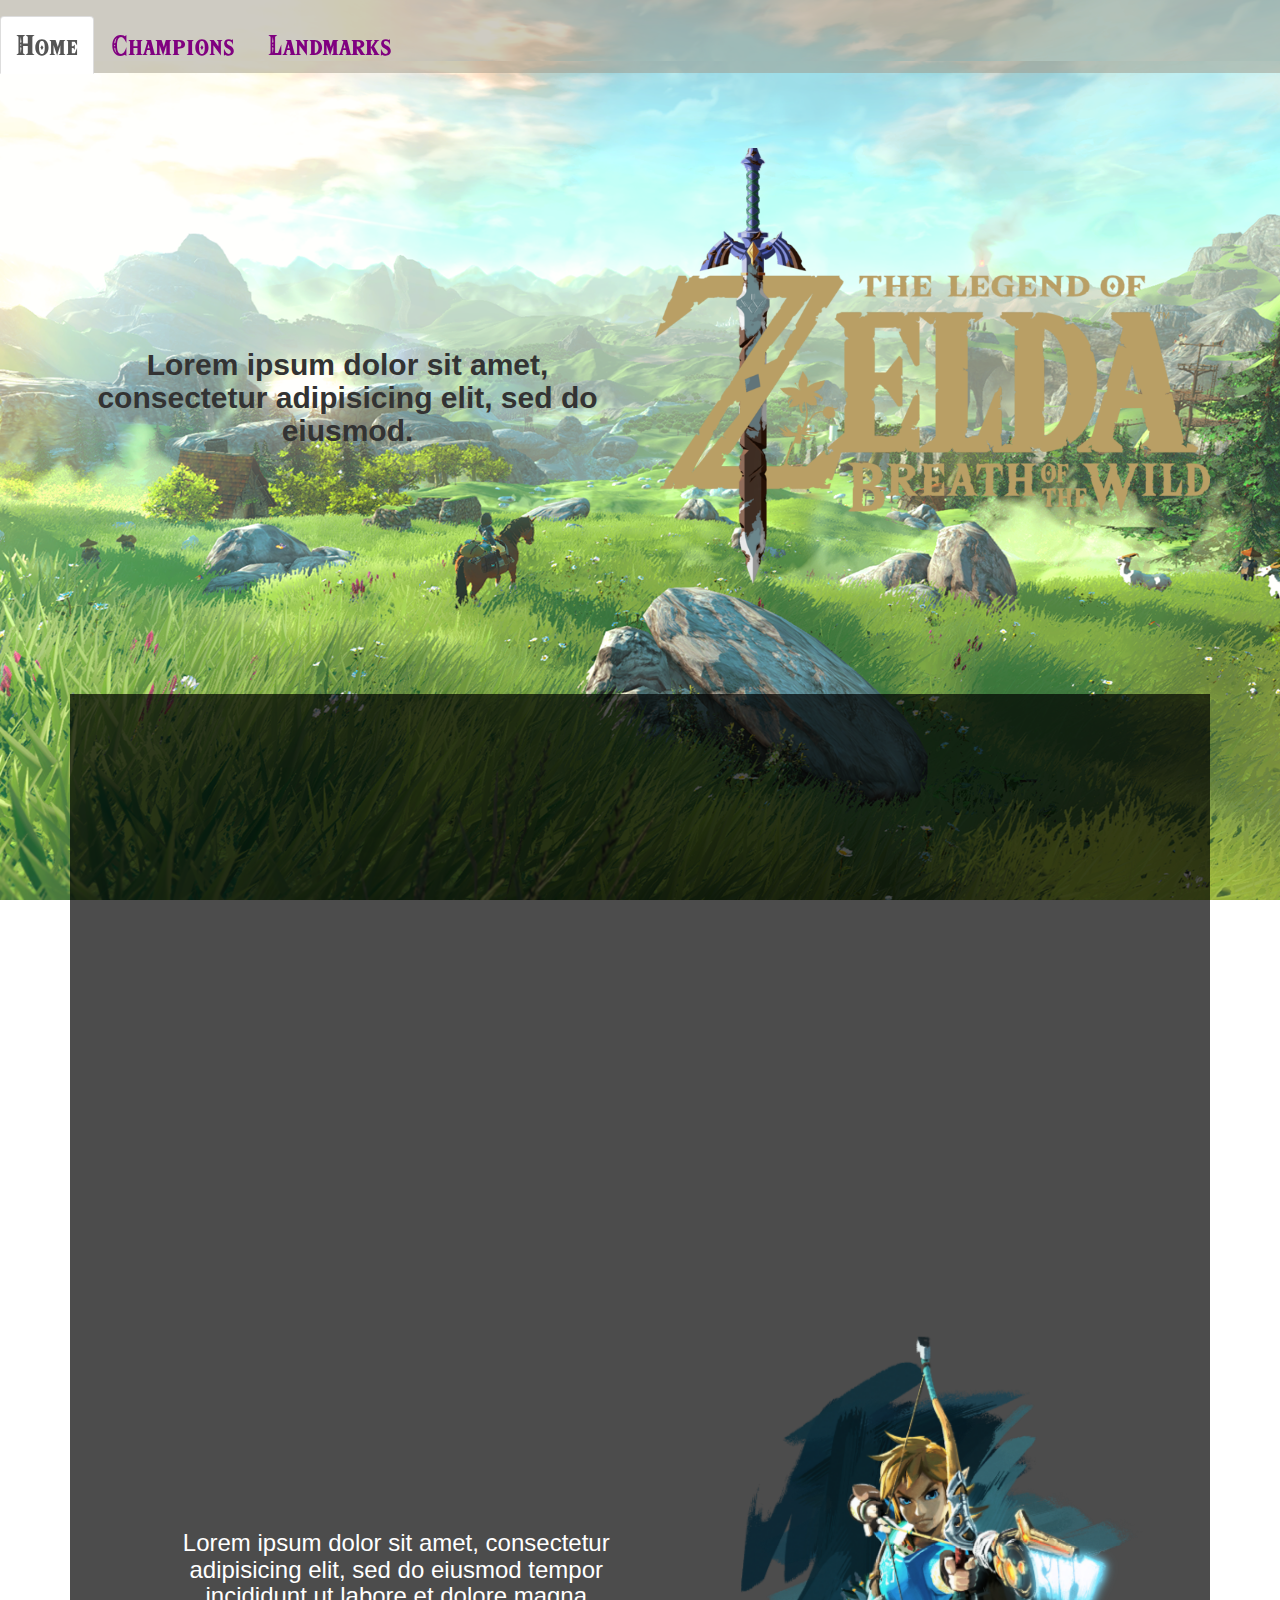
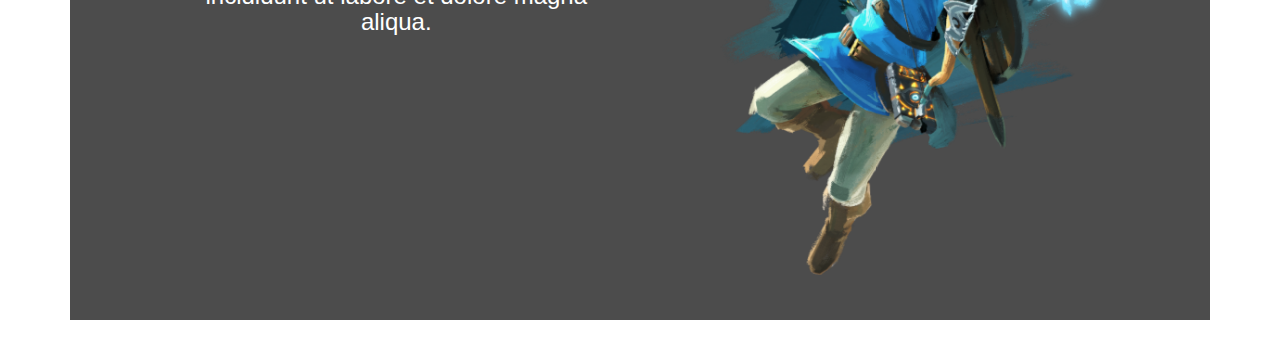
<file: index.html>
<!DOCTYPE html>
<html lang="en" dir="ltr">
  <head>
    <meta charset="utf-8">
    <link rel="stylesheet" href="css/bootstrap.min.css">
    <link rel="stylesheet" href="css/index.css">
    <title>Home</title>
  </head>
  <body>

    <!--Navbar-->
    <div class="container-float navbar-fixed-top css-topbar">
      <div class="css-overlay">
        <div class="css-tabs">
          <ul class="nav nav-tabs">
            <li role="presentation" class="active"><a href="#">Home</a></li>
            <li role="presentation"><a href="pages/champions.html">Champions</a></li>
            <li role="presentation"><a href="pages/landmarks.html">Landmarks</a></li>
          </ul>
        </div>
      </div>
    </div>

    <!--Start of float container-->
    <div class="container-float">

      <div class="css-bg">
        <div class="jumbotron css-jumbo">
          <div class="container">

            <div class="row"> <!--Start of intro-->
              <div class="col-md-6 css-zelda-txt">
                <h2 class="text-center">Lorem ipsum dolor sit amet, consectetur adipisicing elit, sed do eiusmod.</h2>
              </div>

              <div class="col-md-6 css-zelda-logo">
                <img src="images/index/logo.png" alt="Zelda Logo">
              </div>
            </div> <!--End of intro-->

            <!--Start of transparent box-->
            <div class="css-bottom-box">

              <!--Video row-->
              <div class="row">
                <div class="col-md-offset-1 col-md-10">
                  <div class="css-trailer">
                    <iframe width="560" height="315" src="https://www.youtube.com/embed/1rPxiXXxftE" frameborder="0" allow="accelerometer; autoplay; encrypted-media; gyroscope; picture-in-picture" allowfullscreen></iframe>
                  </div>
                </div>
              </div>

              <!--Text & image row-->
              <div class="row">
                <div class="col-md-offset-1 col-md-5 css-box-left text-center">
                  <h3>Lorem ipsum dolor sit amet, consectetur adipisicing elit, sed do eiusmod tempor incididunt ut labore et dolore magna aliqua.</h3>
                </div>

                <div class="col-md-6 css-box-right">
                  <img src="images/index/link-art.png" alt="Art of Link">
                </div>
              </div>


            </div>
          </div>
        </div>
      </div> <!--End of Bg-->
    </div> <!--End of float container-->
  </body>
</html>
</file>
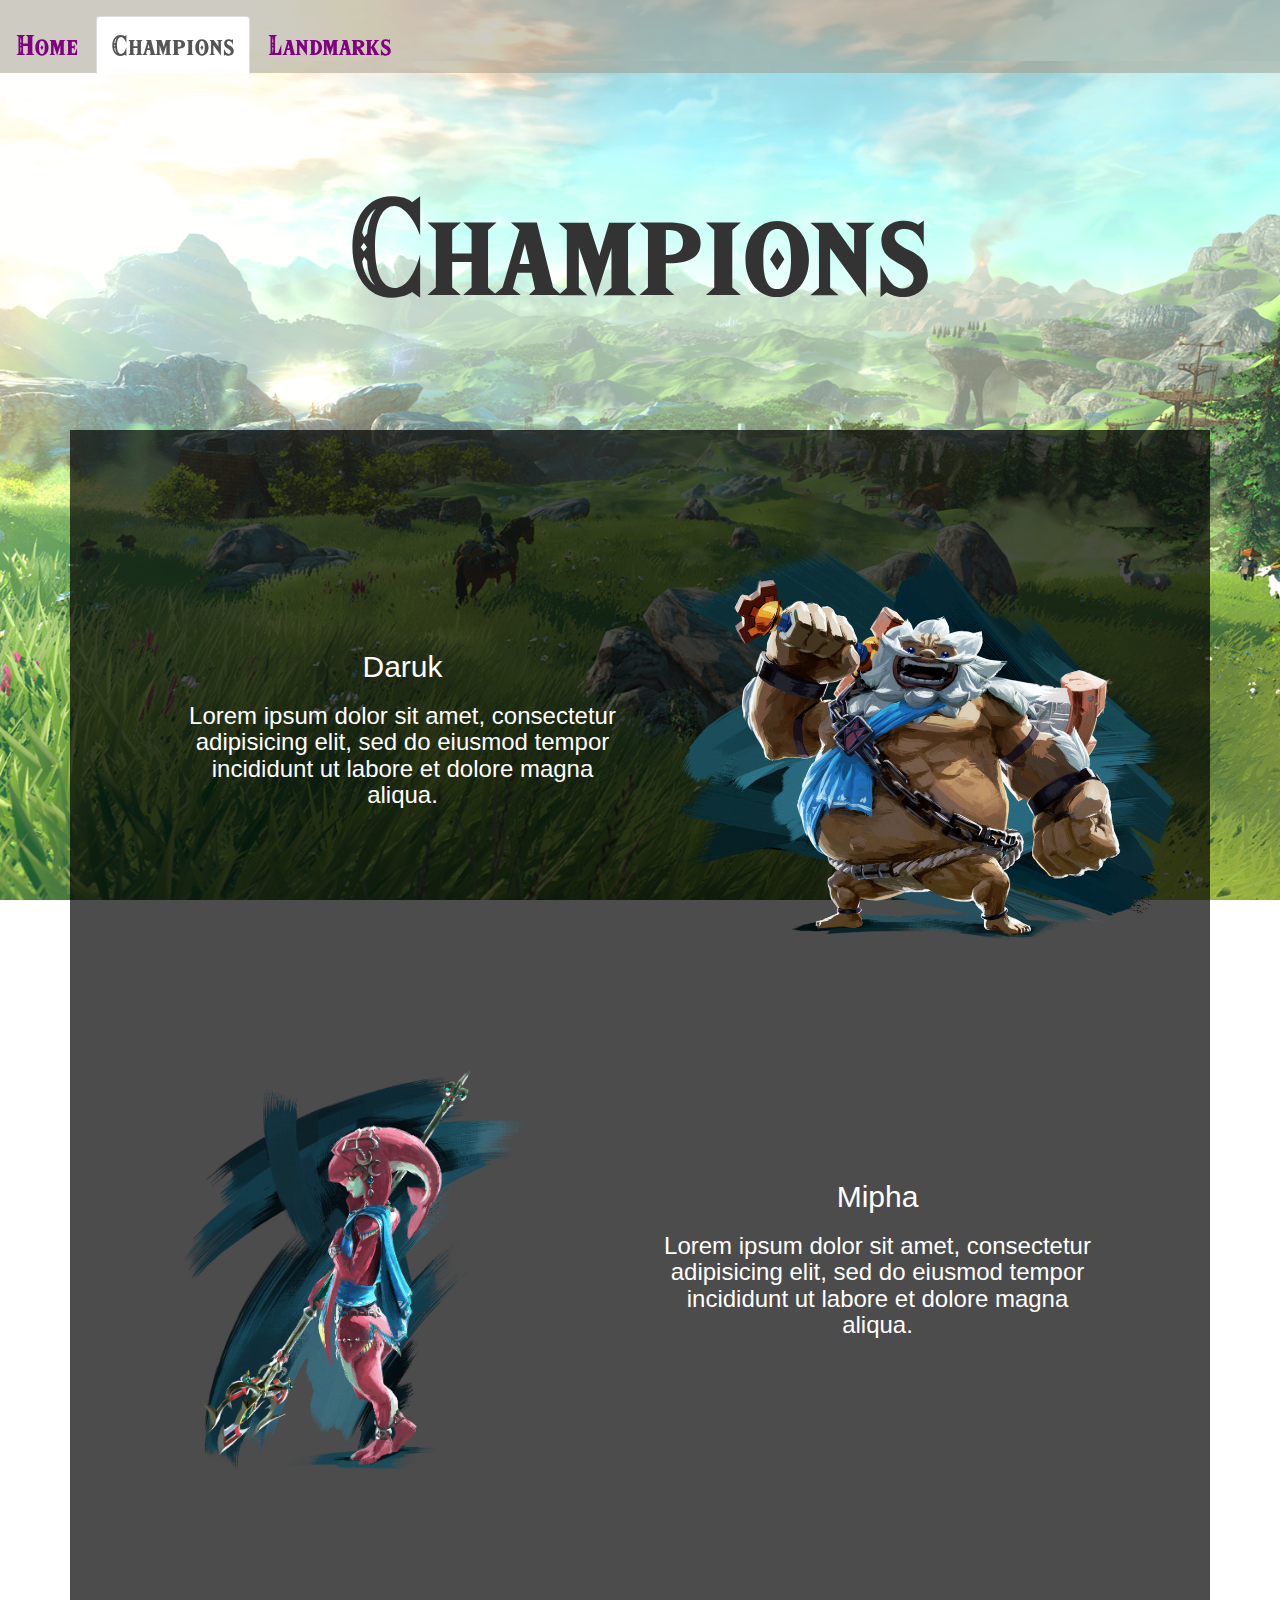
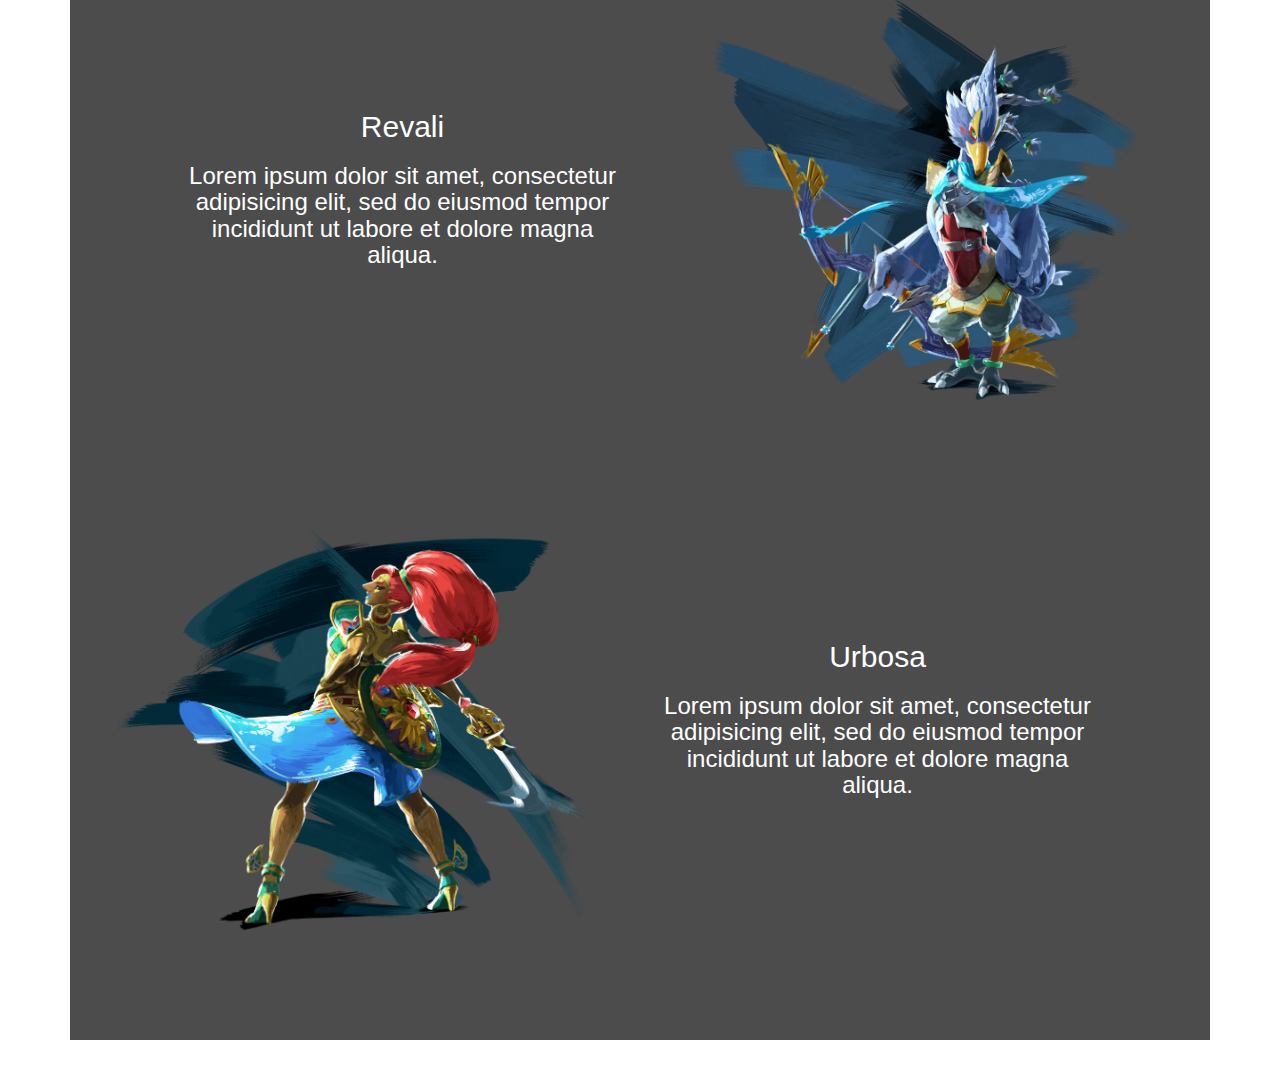
<file: pages/champions.html>
<!DOCTYPE html>
<html lang="en" dir="ltr">
  <head>
    <meta charset="utf-8">
    <link rel="stylesheet" href="../css/bootstrap.min.css">
    <link rel="stylesheet" href="../css/champions.css">
    <title>Champions</title>
  </head>
  <body>

    <!-- Navbar -->
    <div class="container-float navbar-fixed-top css-topbar">
      <div class="css-overlay">
        <div class="css-tabs">
          <ul class="nav nav-tabs">
            <li role="presentation"><a href="../index.html">Home</a></li>
            <li role="presentation" class="active"><a href="#">Champions</a></li>
            <li role="presentation"><a href="landmarks.html">Landmarks</a></li>
          </ul>
        </div>
      </div>
    </div>

    <!--Start of float container-->
    <div class="container-float">

      <div class="css-bg">
        <div class="jumbotron css-jumbo">
          <div class="container">

            <div class="row"> <!--Page Title-->
              <div class="col-md-12 css-champions-txt">
                <h1 class="text-center">Champions</h1>
              </div>
            </div>

            <!--Start of Transparent Box-->
            <div class="css-bottom-box">

              <!-- Daruk -->
              <div class="row css-champion">
                <div class="col-md-offset-1 col-md-5 css-box-text text-center">
                  <h2>Daruk</h2>
                  <h3>Lorem ipsum dolor sit amet, consectetur adipisicing elit, sed do eiusmod tempor incididunt ut labore et dolore magna aliqua.</h3>
                </div>

                <div class="col-md-6 css-box-img">
                  <img src="../images/champions/daruk-art.png" alt="Art of Daruk">
                </div>
              </div>

              <!-- Mipha -->
              <div class="row css-champion">
                <div class="col-md-6 css-box-img">
                  <img src="../images/champions/mipha-art.png" alt="Art of Mipha">
                </div>

                <div class="col-md-5 css-box-text text-center">
                  <h2>Mipha</h2>
                  <h3>Lorem ipsum dolor sit amet, consectetur adipisicing elit, sed do eiusmod tempor incididunt ut labore et dolore magna aliqua.</h3>
                </div>
              </div>

              <!-- Revali -->
              <div class="row css-champion">
                <div class="col-md-offset-1 col-md-5 css-box-text text-center">
                  <h2>Revali</h2>
                  <h3>Lorem ipsum dolor sit amet, consectetur adipisicing elit, sed do eiusmod tempor incididunt ut labore et dolore magna aliqua.</h3>
                </div>

                <div class="col-md-6 css-box-img">
                  <img src="../images/champions/revali-art.png" alt="Art of Revali">
                </div>
              </div>

              <!-- Urbosa -->
              <div class="row css-champion">
                <div class="col-md-6 css-box-img">
                  <img src="../images/champions/urbosa-art.png" alt="Art of Urbosa">
                </div>

                <div class="col-md-5 css-box-text text-center">
                  <h2>Urbosa</h2>
                  <h3>Lorem ipsum dolor sit amet, consectetur adipisicing elit, sed do eiusmod tempor incididunt ut labore et dolore magna aliqua.</h3>
                </div>
              </div>


            </div> <!--End of Transparent Box-->
          </div>
        </div>
      </div> <!--End of Bg-->
    </div> <!--End of float container-->
  </body>
</html>
</file>
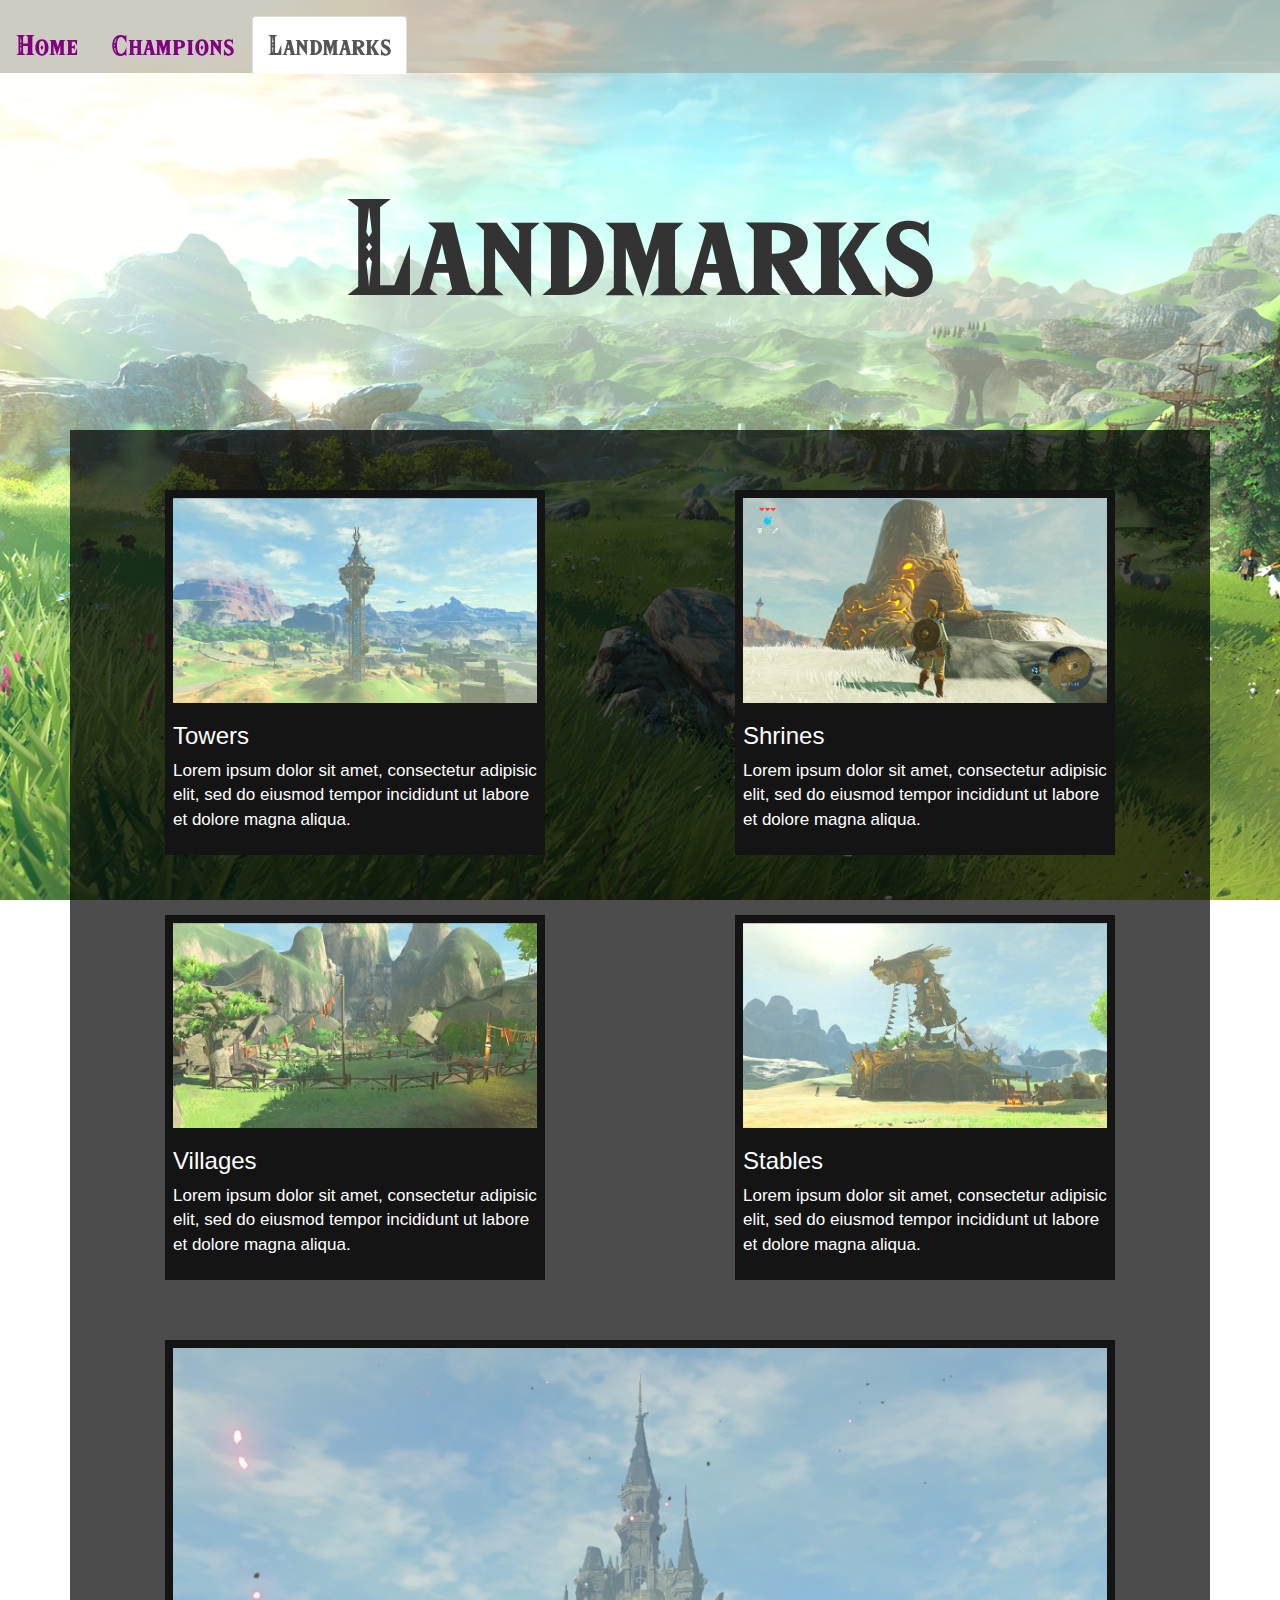
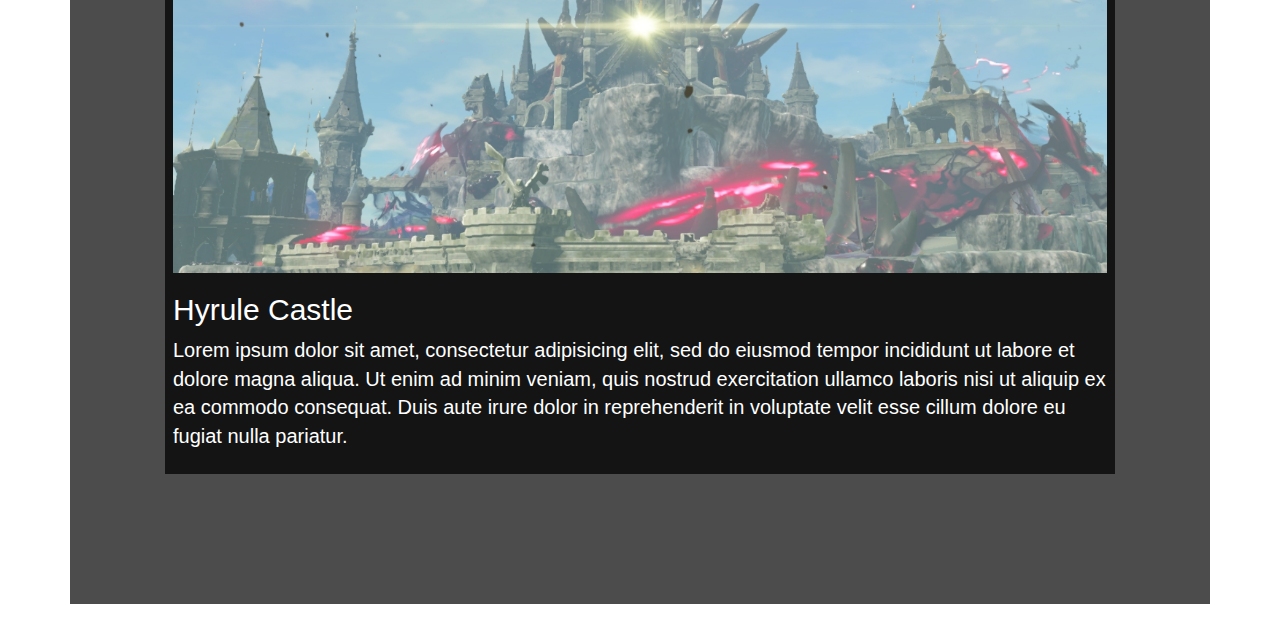
<file: pages/landmarks.html>
<!DOCTYPE html>
<html lang="en" dir="ltr">
  <head>
    <meta charset="utf-8">
    <link rel="stylesheet" href="../css/bootstrap.min.css">
    <link rel="stylesheet" href="../css/landmarks.css">
    <title>Landmarks</title>
  </head>
  <body>

    <!-- Navbar -->
    <div class="container-float navbar-fixed-top css-topbar">
      <div class="css-overlay">
        <div class="css-tabs">
          <ul class="nav nav-tabs">
            <li role="presentation"><a href="../index.html">Home</a></li>
            <li role="presentation"><a href="champions.html">Champions</a></li>
            <li role="presentation" class="active"><a href="#">Landmarks</a></li>
          </ul>
        </div>
      </div>
    </div>

    <!-- Start of Float Container -->
    <div class="container-float">

      <div class="css-bg">
        <div class="jumbotron css-jumbo">
          <div class="container">

            <div class="row"> <!--Page Title-->
              <div class="col-md-12 css-landmarks-txt">
                <h1 class="text-center">Landmarks</h1>
              </div>
            </div>

            <!-- Start of Transparent Box -->
            <div class="css-bottom-box">
              <div class="container">

                <div class="row">

                  <!-- Towers -->
                  <div class="col-md-offset-1 col-md-4 css-landmark">
                    <img src="../images/landmarks/towers.jpg" alt="Picture of a Tower">
                    <div class="caption">
                      <h3>Towers</h3>
                      <p>Lorem ipsum dolor sit amet, consectetur adipisic elit, sed do eiusmod tempor incididunt ut labore et dolore magna aliqua.</p>
                    </div>
                  </div>

                  <!-- Shrines -->
                  <div class="col-md-offset-2 col-md-4 css-landmark">
                    <img src="../images/landmarks/shrines.jpg" alt="Picture of a Shrine">
                    <div class="caption">
                      <h3>Shrines</h3>
                      <p>Lorem ipsum dolor sit amet, consectetur adipisic elit, sed do eiusmod tempor incididunt ut labore et dolore magna aliqua.</p>
                    </div>
                  </div>

                </div>

                <div class="row">

                  <!-- Villages -->
                  <div class="col-md-offset-1 col-md-4 css-landmark">
                    <img src="../images/landmarks/villages.jpg" alt="Picture of a Village">
                    <div class="caption">
                      <h3>Villages</h3>
                      <p>Lorem ipsum dolor sit amet, consectetur adipisic elit, sed do eiusmod tempor incididunt ut labore et dolore magna aliqua.</p>
                    </div>
                  </div>

                  <!-- Stables -->
                  <div class="col-md-offset-2 col-md-4 css-landmark">
                    <img src="../images/landmarks/stables.jpg" alt="Picture of a Stable">
                    <div class="caption">
                      <h3>Stables</h3>
                      <p>Lorem ipsum dolor sit amet, consectetur adipisic elit, sed do eiusmod tempor incididunt ut labore et dolore magna aliqua.</p>
                    </div>
                  </div>

                </div>

                <!-- Hyrule Castle -->
                <div class="row">
                  <div class="col-md-offset-1 col-md-10 css-landmark css-landmark-castle">
                    <img src="../images/landmarks/castle.png" alt="Picture of Hyrule Castle">
                    <div class="caption">
                      <h2>Hyrule Castle</h2>
                      <p>Lorem ipsum dolor sit amet, consectetur adipisicing elit, sed do eiusmod tempor incididunt ut labore et dolore magna aliqua. Ut enim ad minim veniam, quis nostrud exercitation ullamco laboris nisi ut aliquip ex ea commodo consequat. Duis aute irure dolor in reprehenderit in voluptate velit esse cillum dolore eu fugiat nulla pariatur.</p>
                    </div>
                  </div>
                </div>

              </div>
            </div> <!--End of Transparent Box-->
          </div>
        </div>
      </div> <!--End of Bg-->
    </div> <!--End of float container-->
  </body>
</html>
</file>
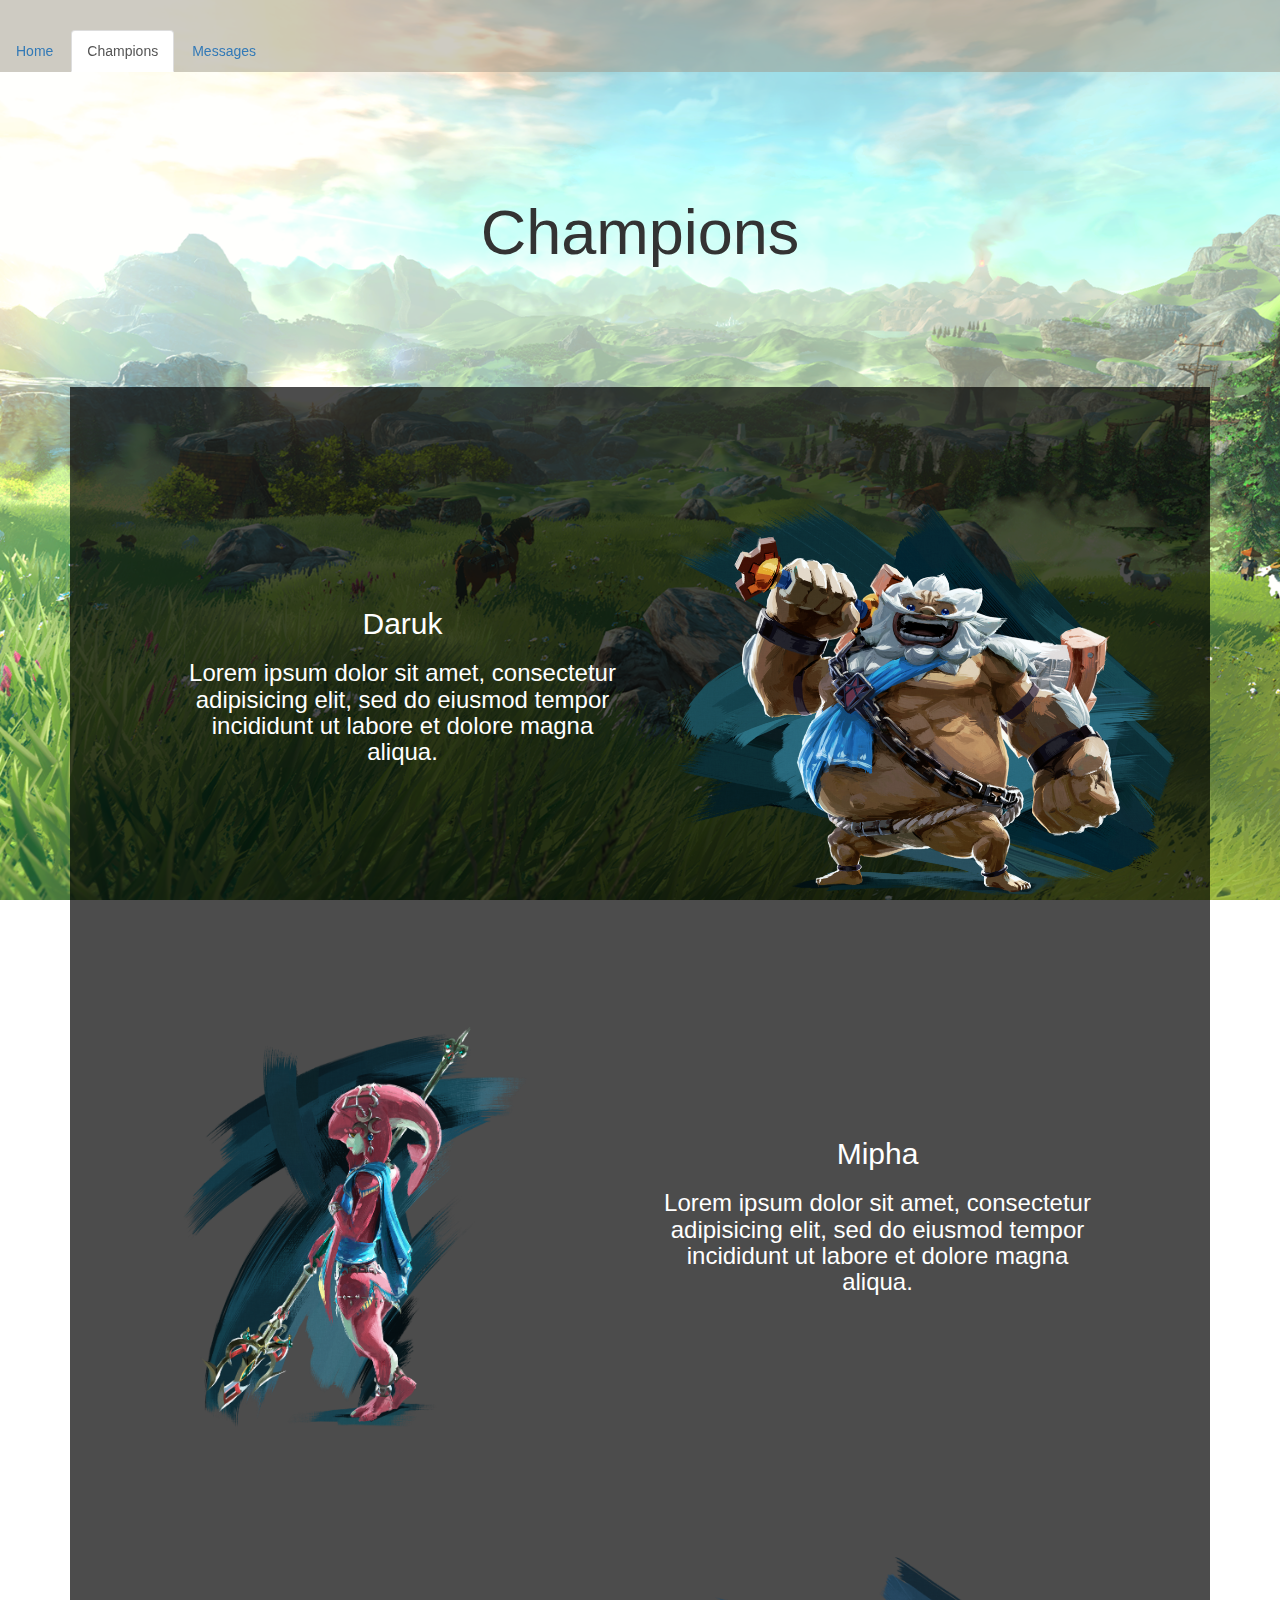
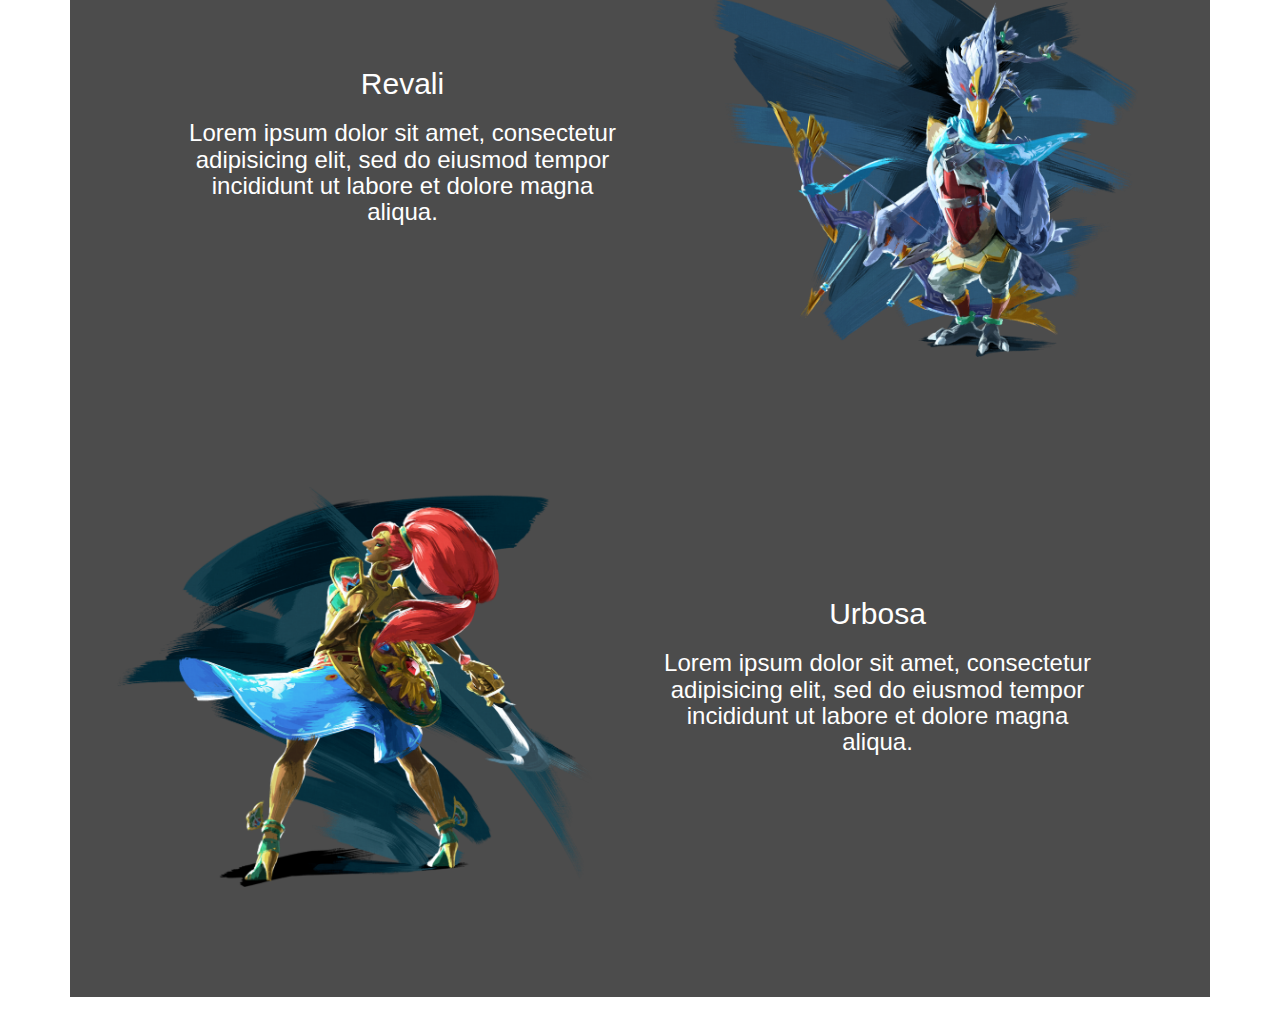
<file: pages/page1.html>
<!DOCTYPE html>
<html lang="en" dir="ltr">
  <head>
    <meta charset="utf-8">
    <link rel="stylesheet" href="../css/bootstrap.min.css">
    <link rel="stylesheet" href="../css/page1.css">
    <title></title>
  </head>
  <body>

    <div class="container-float navbar-fixed-top css-topbar">
      <div class="css-tabs">
        <ul class="nav nav-tabs">
          <li role="presentation"><a href="../index.html">Home</a></li>
          <li role="presentation" class="active"><a href="#">Champions</a></li>
          <li role="presentation"><a href="#">Messages</a></li>
        </ul>
      </div>
    </div>

    <div class="container-float">
      <div class="css-bg">

        <div class="jumbotron css-jumbo">

          <div class="container">
            <div class="row">

              <div class="col-md-12 css-champions-txt">
                <h1 class="text-center">Champions</h1>
              </div>

            </div> <!--End of Row-->

            <div class="css-bottom-box">

              <div class="row css-champion">
                <div class="col-md-offset-1 col-md-5 css-box-text text-center">
                  <h2>Daruk</h2>
                  <h3>Lorem ipsum dolor sit amet, consectetur adipisicing elit, sed do eiusmod tempor incididunt ut labore et dolore magna aliqua.</h3>
                </div>

                <div class="col-md-6 css-box-img">
                  <img src="../images/daruk-art.png" alt="">
                </div>
              </div>


              <div class="row css-champion">
                <div class="col-md-6 css-box-img">
                  <img src="../images/mipha-art.png" alt="">
                </div>

                <div class="col-md-5 css-box-text text-center">
                  <h2>Mipha</h2>
                  <h3>Lorem ipsum dolor sit amet, consectetur adipisicing elit, sed do eiusmod tempor incididunt ut labore et dolore magna aliqua.</h3>
                </div>
              </div>


              <div class="row css-champion">
                <div class="col-md-offset-1 col-md-5 css-box-text text-center">
                  <h2>Revali</h2>
                  <h3>Lorem ipsum dolor sit amet, consectetur adipisicing elit, sed do eiusmod tempor incididunt ut labore et dolore magna aliqua.</h3>
                </div>

                <div class="col-md-6 css-box-img">
                  <img src="../images/revali-art.png" alt="">
                </div>
              </div>


              <div class="row css-champion">
                <div class="col-md-6 css-box-img">
                  <img src="../images/urbosa-art.png" alt="">
                </div>

                <div class="col-md-5 css-box-text text-center">
                  <h2>Urbosa</h2>
                  <h3>Lorem ipsum dolor sit amet, consectetur adipisicing elit, sed do eiusmod tempor incididunt ut labore et dolore magna aliqua.</h3>
                </div>
              </div>


            </div>
          </div>


        </div> <!--End of Jumbo-->


      </div> <!--End of Bg-->

    </div> <!--End of float container-->


  </body>
</html>
</file>
<file: css/index.css>
@font-face {
  font-family: HyliaSerif;
  src: url('../fonts/hylia-serif/hylia-serif.otf');
}

/* Navbar */
.css-topbar {
  background-image: url("../images/background-top.png");
  background-position: top;
  background-attachment: fixed;
  background-repeat: no-repeat;
  background-size: contain;
  border-radius: 0px;
  height: 92px;
}

.css-overlay {
  background-color: rgba(158,152,136, 0.5);
}

.css-tabs {
  padding-top: 16px;
}

.css-tabs ul {
  border-bottom-width: 0px;
}

.css-tabs ul li a {
  color: purple;
  font-family: HyliaSerif;
  font-size: 25px;
}

/* Background */
.css-bg {
  background-image: url("../images/background.png");
  background-position: top;
  background-attachment: fixed;
  background-repeat: no-repeat;
  background-size: cover;
  height: 100%;
}

.css-jumbo {
  background-color: rgba(0, 0, 0, 0);
  padding-bottom: 0px;
  margin-bottom: 0px;
}

/* Intro */
.css-zelda-logo img {
  width: 100%;
  margin-top: 100px;
}

.css-zelda-txt {
  margin-top: 280px;
}

.css-zelda-txt h2 {
  font-weight: 600;
}

/* Lower Box */
.css-bottom-box {
  margin: 110px 0px 30px;
  background-color: rgba(0, 0, 0, 0.7);
  height: 100%;
}

/* Trailer */
.css-trailer {
	position: relative;
	padding-bottom: 56.25%;
	padding-top: 25px;
	height: 0;
  margin-top: 60px;
}
.css-trailer iframe {
	position: absolute;
	top: 0;
	left: 0;
	width: 100%;
	height: 100%;
}

/* Text & Image */
.css-box-left {
  margin-top: 200px;
  color: white;
}

.css-box-right img {
  margin-top: 10px;
  height: 600px;
}
</file>
<file: css/champions.css>
@font-face {
  font-family: HyliaSerif;
  src: url('../fonts/hylia-serif/hylia-serif.otf');
}

/* Navbar */
.css-topbar {
  background-image: url("../images/background-top.png");
  background-position: top;
  background-attachment: fixed;
  background-repeat: no-repeat;
  background-size: contain;
  border-radius: 0px;
  height: 92px;
}

.css-overlay {
  background-color: rgba(158,152,136, 0.5);
}

.css-tabs {
  padding-top: 16px;
}

.css-tabs ul {
  border-bottom-width: 0px;
}

.css-tabs ul li a {
  color: purple;
  font-family: HyliaSerif;
  font-size: 25px;
}

/* Background */
.css-bg {
  background-image: url("../images/background.png");
  background-position: top;
  background-attachment: fixed;
  background-repeat: no-repeat;
  background-size: cover;
  height: 100%;
}

.css-jumbo {
  background-color: rgba(0, 0, 0, 0);
  padding-bottom: 0px;
  margin-bottom: 0px;
}

/* Title */
.css-champions-txt {
  margin-top: 110px;
  font-family: HyliaSerif;
}

.css-champions-txt h1 {
  font-size: 120px;
}

/* Lower Box */
.css-bottom-box {
  margin: 110px 0px 30px;
  padding: 30px 0px;
  background-color: rgba(0, 0, 0, 0.7);
  height: 100%;
}

.css-champion {
  margin: 30px 0px;
}

.css-box-text {
  margin-top: 140px;
  color: white;
}

.css-box-img img {
  display: block;
  margin: 50px auto;
  height: 400px;
}
</file>
<file: css/landmarks.css>
@font-face {
  font-family: HyliaSerif;
  src: url('../fonts/hylia-serif/hylia-serif.otf');
}

/* Navbar */
.css-topbar {
  background-image: url("../images/background-top.png");
  background-position: top;
  background-attachment: fixed;
  background-repeat: no-repeat;
  background-size: contain;
  border-radius: 0px;
  height: 92px;
}

.css-overlay {
  background-color: rgba(158,152,136, 0.5);
}

.css-tabs {
  padding-top: 16px;
}

.css-tabs ul {
  border-bottom-width: 0px;
}

.css-tabs ul li a {
  color: purple;
  font-family: HyliaSerif;
  font-size: 25px;
}

/* Background */
.css-bg {
  background-image: url("../images/background.png");
  background-position: top;
  background-attachment: fixed;
  background-repeat: no-repeat;
  background-size: cover;
  height: 100%;
}

.css-jumbo {
  background-color: rgba(0, 0, 0, 0);
  padding-bottom: 0px;
  margin-bottom: 0px;
}

/* Title */
.css-landmarks-txt {
  margin-top: 110px;
  font-family: HyliaSerif;
}

.css-landmarks-txt h1 {
  font-size: 120px;
}

/* Lower Box */
.css-bottom-box {
  margin: 110px 0px 30px;
  padding: 30px 0px;
  background-color: rgba(0, 0, 0, 0.7);
  height: 100%;
}

/* Landmarks */
.css-landmark img {
  width: 100%;
}

.css-landmark {
  padding: 8px;
  margin-top: 30px;
  margin-bottom: 30px;
  background-color: rgb(20, 20, 20);
  color: white;
}

.css-landmark .caption p {
  font-size: 17px;
}

/* Hyrule Castle */
.css-landmark-castle {
  margin-bottom: 100px;
}

.css-landmark-castle .caption p {
  font-size: 20px;
}
</file>
<file: css/page1.css>
.css-topbar {
  background-color: rgba(158,152,136, 0.5);
  border-radius: 0px;
  height: 72px;
}

.css-tabs {
  padding-top: 30px;
}

.css-tabs ul {
  border-bottom-width: 0px;
}

/* .css-tabs ul li a:hover {
  background-color: pink;
}

.css-tabs ul li a.focus {
  background-color: blue !important;
}


.nav-tabs > li.active > a:hover {
  background-color: red;
} */

.css-bg {
  background-image: url("../images/background.png");
  background-position: top;
  background-attachment: fixed;
  background-repeat: no-repeat;
  background-size: cover;
  height: 100%;
}

.css-jumbo {
  background-color: rgba(0, 0, 0, 0);
  padding-bottom: 0px;
  margin-bottom: 0px;
}

.css-zelda-logo img {
  width: 100%;
  margin-top: 100px;
}

.css-champions-txt {
  margin-top: 130px;
}

.css-bottom-box {
  margin: 110px 0px 30px;
  padding: 30px 0px;
  background-color: rgba(0, 0, 0, 0.7);
  height: 100%;
}

.css-champion {
  margin: 30px 0px;
}

.css-box-text {
  margin-top: 140px;
  color: white;
}

.css-box-img img {
  display: block;
  margin: 50px auto;
  height: 400px;
}
</file>
